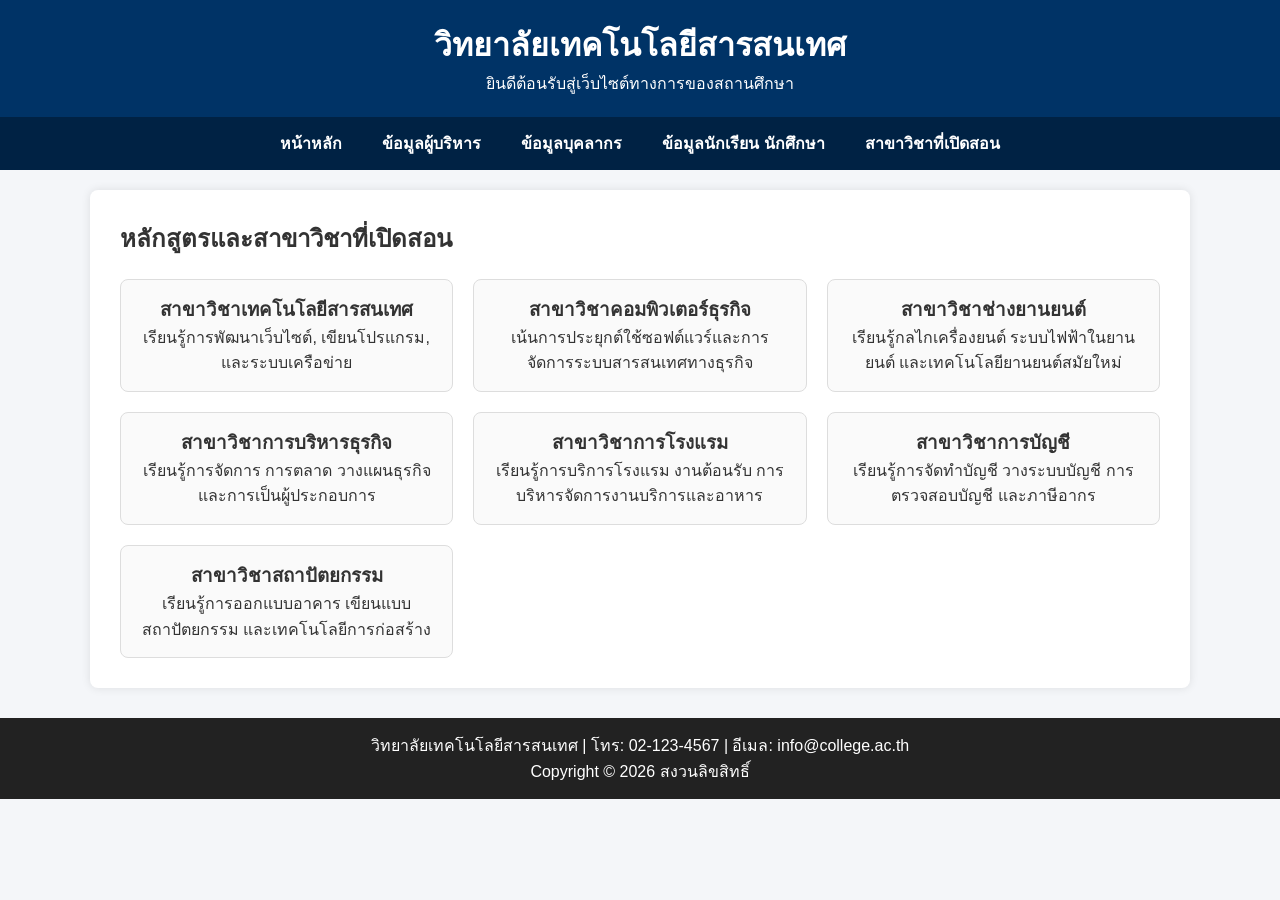
<file: courses.html>
<!DOCTYPE html>
<html lang="th">
<head>
    <meta charset="UTF-8">
    <meta name="viewport" content="width=device-width, initial-scale=1.0">
    <title>สาขาวิชาที่เปิดสอน</title>
    <link rel="stylesheet" href="style.css">
</head>
<body>

    <header>
        <h1>วิทยาลัยเทคโนโลยีสารสนเทศ</h1>
        <p>ยินดีต้อนรับสู่เว็บไซต์ทางการของสถานศึกษา</p>
    </header>

    <nav>
        <a href="index.html">หน้าหลัก</a>
        <a href="executives.html">ข้อมูลผู้บริหาร</a>
        <a href="personnel.html">ข้อมูลบุคลากร</a>
        <a href="students.html">ข้อมูลนักเรียน นักศึกษา</a>
        <a href="courses.html">สาขาวิชาที่เปิดสอน</a>
    </nav>

    <main>
        <h2>หลักสูตรและสาขาวิชาที่เปิดสอน</h2>
        <div class="grid-container">
            <div class="card">
                <h3>สาขาวิชาเทคโนโลยีสารสนเทศ</h3>
                <p>เรียนรู้การพัฒนาเว็บไซต์, เขียนโปรแกรม, และระบบเครือข่าย</p>
            </div>
            <div class="card">
                <h3>สาขาวิชาคอมพิวเตอร์ธุรกิจ</h3>
                <p>เน้นการประยุกต์ใช้ซอฟต์แวร์และการจัดการระบบสารสนเทศทางธุรกิจ</p>
            </div>
            <div class="card">
                <h3>สาขาวิชาช่างยานยนต์</h3>
                <p>เรียนรู้กลไกเครื่องยนต์ ระบบไฟฟ้าในยานยนต์ และเทคโนโลยียานยนต์สมัยใหม่</p>
            </div>
            <div class="card">
                <h3>สาขาวิชาการบริหารธุรกิจ</h3>
                <p>เรียนรู้การจัดการ การตลาด วางแผนธุรกิจ และการเป็นผู้ประกอบการ</p>
            </div>
            <div class="card">
                <h3>สาขาวิชาการโรงแรม</h3>
                <p>เรียนรู้การบริการโรงแรม งานต้อนรับ การบริหารจัดการงานบริการและอาหาร</p>
            </div>
            <div class="card">
                <h3>สาขาวิชาการบัญชี</h3>
                <p>เรียนรู้การจัดทำบัญชี วางระบบบัญชี การตรวจสอบบัญชี และภาษีอากร</p>
            </div>
            <div class="card">
                <h3>สาขาวิชาสถาปัตยกรรม</h3>
                <p>เรียนรู้การออกแบบอาคาร เขียนแบบสถาปัตยกรรม และเทคโนโลยีการก่อสร้าง</p>
            </div>
        </div>
    </main>

    <footer>
        <p>วิทยาลัยเทคโนโลยีสารสนเทศ | โทร: 02-123-4567 | อีเมล: info@college.ac.th</p>
        <p>Copyright © 2026 สงวนลิขสิทธิ์</p>
    </footer>

</body>
</html>
</file>
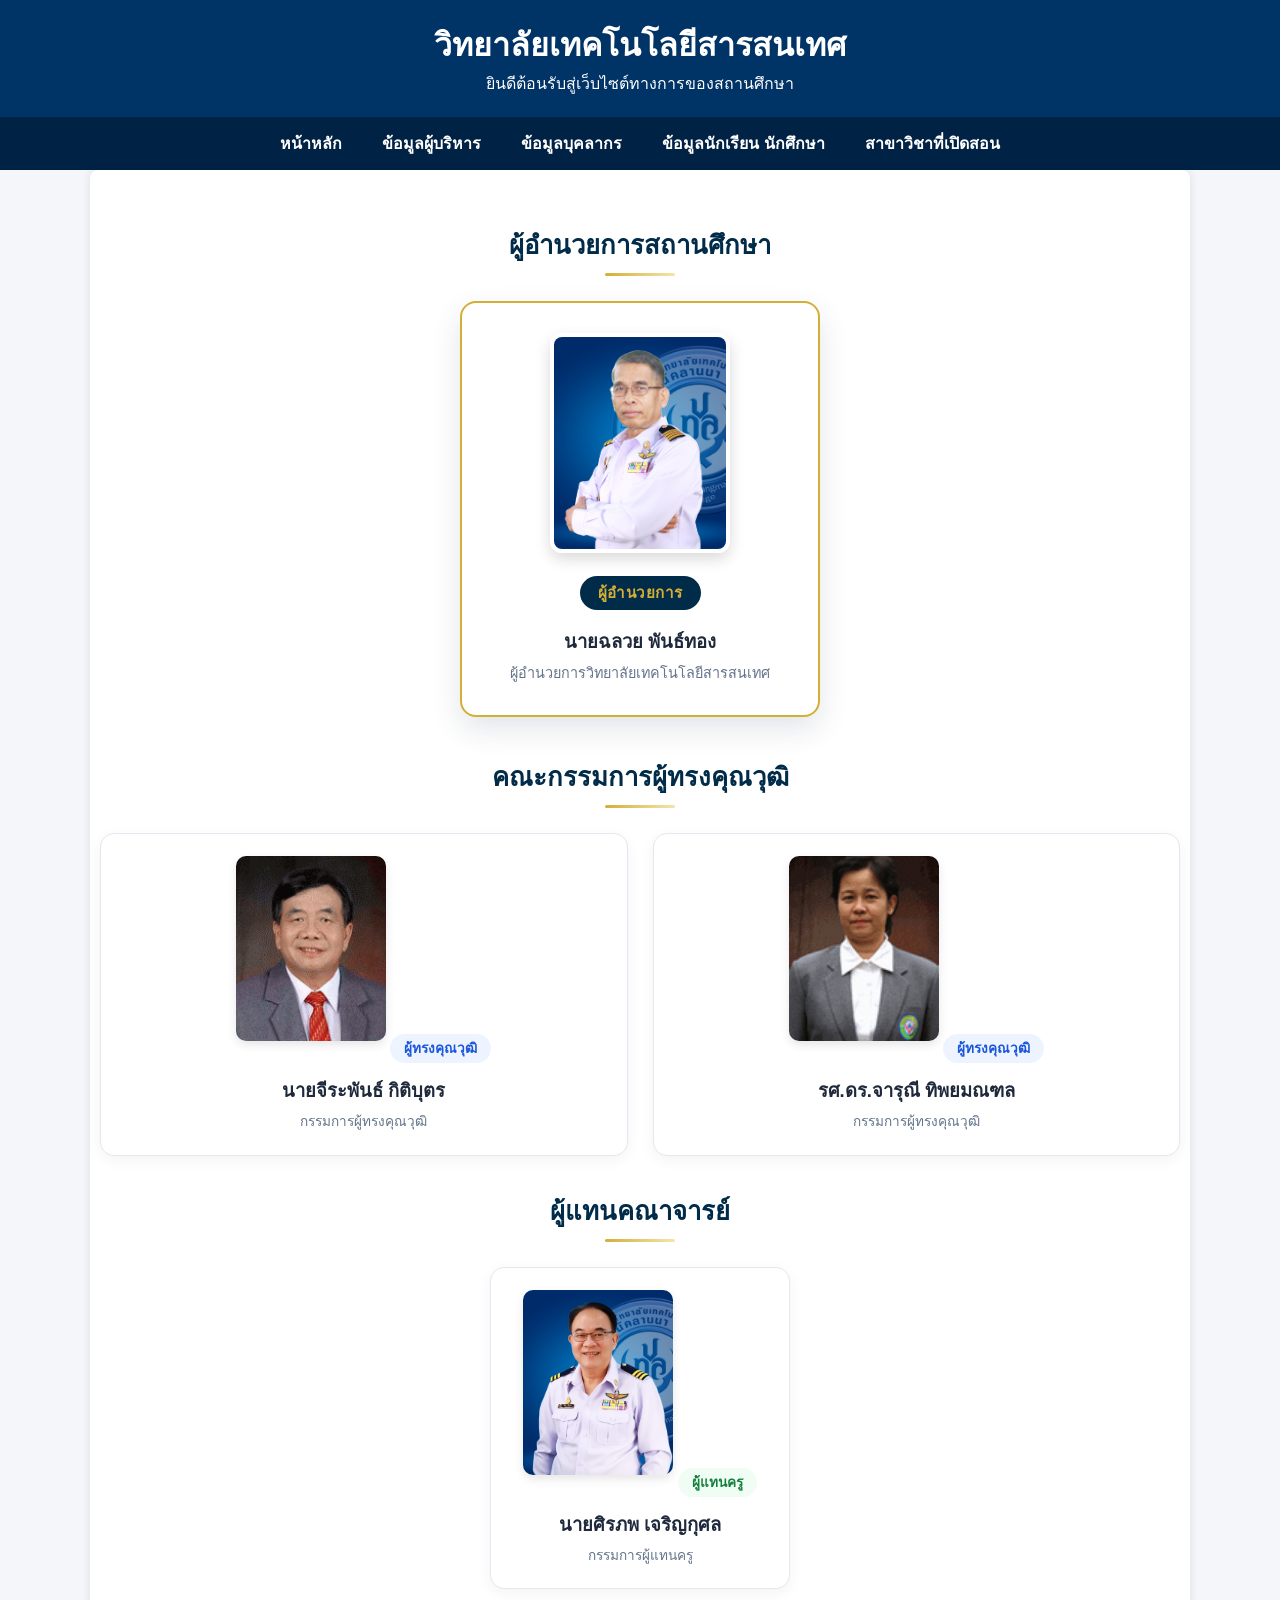
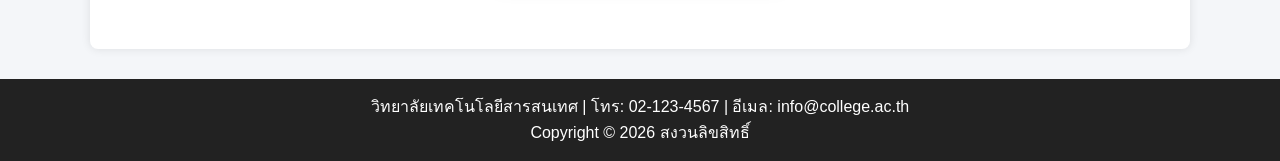
<file: executives.html>
<!DOCTYPE html>
<html lang="th">
<head>
    <meta charset="UTF-8">
    <meta name="viewport" content="width=device-width, initial-scale=1.0">
    <title>ข้อมูลผู้บริหาร - วิทยาลัยเทคโนโลยีสารสนเทศ</title>
    <link rel="stylesheet" href="style.css">
    <style>
        /* สไตล์พิเศษเฉพาะหน้าผู้บริหาร (Executive Board Style) */
        .exec-container {
            max-width: 1100px;
            margin: 0 auto;
            padding: 20px 10px;
        }

        .section-title {
            text-align: center;
            color: #002b49;
            font-size: 1.6rem;
            margin: 35px 0 25px 0;
            position: relative;
            padding-bottom: 10px;
        }

        .section-title::after {
            content: '';
            width: 70px;
            height: 3px;
            background: linear-gradient(90deg, #d4af37, #f3e5ab);
            position: absolute;
            bottom: 0;
            left: 50%;
            transform: translateX(-50%);
            border-radius: 2px;
        }

        /* 1. การ์ดผู้อำนวยการ (โดดเด่นที่สุดอยู่ตรงกลาง) */
        .director-wrapper {
            display: flex;
            justify-content: center;
            margin-bottom: 40px;
        }

        .card-director {
            background: #ffffff;
            border: 2px solid #d4af37;
            border-radius: 16px;
            box-shadow: 0 12px 30px rgba(0, 43, 73, 0.12);
            max-width: 360px;
            width: 100%;
            text-align: center;
            padding: 30px 20px;
            transition: transform 0.3s ease, box-shadow 0.3s ease;
        }

        .card-director:hover {
            transform: translateY(-6px);
            box-shadow: 0 16px 35px rgba(0, 43, 73, 0.18);
        }

        .card-director img {
            width: 180px;
            height: 220px;
            object-fit: cover;
            border-radius: 12px;
            border: 4px solid #ffffff;
            box-shadow: 0 6px 15px rgba(0,0,0,0.15);
            margin-bottom: 15px;
        }

        .badge-director {
            display: inline-block;
            background: #002b49;
            color: #d4af37;
            font-weight: bold;
            padding: 5px 18px;
            border-radius: 20px;
            font-size: 0.95rem;
            margin-bottom: 12px;
            letter-spacing: 0.5px;
        }

        /* 2. การ์ดคณะผู้ทรงคุณวุฒิ และ ผู้แทนครู */
        .exec-grid {
            display: grid;
            grid-template-columns: repeat(auto-fit, minmax(250px, 1fr));
            gap: 25px;
            justify-content: center;
        }

        .card-exec {
            background: #ffffff;
            border: 1px solid #e2e8f0;
            border-radius: 14px;
            box-shadow: 0 4px 15px rgba(0,0,0,0.05);
            text-align: center;
            padding: 22px 15px;
            transition: transform 0.3s ease, box-shadow 0.3s ease;
        }

        .card-exec:hover {
            transform: translateY(-5px);
            box-shadow: 0 8px 22px rgba(0,0,0,0.1);
        }

        .card-exec img {
            width: 150px;
            height: 185px;
            object-fit: cover;
            border-radius: 10px;
            box-shadow: 0 4px 10px rgba(0,0,0,0.1);
            margin-bottom: 12px;
        }

        .badge-expert {
            display: inline-block;
            background: #eef4ff;
            color: #1a56db;
            font-weight: 600;
            padding: 4px 14px;
            border-radius: 15px;
            font-size: 0.85rem;
            margin-bottom: 8px;
        }

        .badge-teacher {
            display: inline-block;
            background: #f0fdf4;
            color: #15803d;
            font-weight: 600;
            padding: 4px 14px;
            border-radius: 15px;
            font-size: 0.85rem;
            margin-bottom: 8px;
        }

        .exec-name {
            color: #1e293b;
            font-size: 1.15rem;
            margin: 5px 0;
            font-weight: bold;
        }
    </style>
</head>
<body>

    <header>
        <h1>วิทยาลัยเทคโนโลยีสารสนเทศ</h1>
        <p>ยินดีต้อนรับสู่เว็บไซต์ทางการของสถานศึกษา</p>
    </header>

    <nav>
        <a href="index.html">หน้าหลัก</a>
        <a href="executives.html">ข้อมูลผู้บริหาร</a>
        <a href="personnel.html">ข้อมูลบุคลากร</a>
        <a href="students.html">ข้อมูลนักเรียน นักศึกษา</a>
        <a href="courses.html">สาขาวิชาที่เปิดสอน</a>
    </nav>

 <main class="exec-container">

        <!-- 👑 ส่วนที่ 1: ผู้อำนวยการวิทยาลัย -->
        <h2 class="section-title">ผู้อำนวยการสถานศึกษา</h2>
        <div class="director-wrapper">
            <div class="card-director">
                <img src="00111.jpg" alt="นายฉลวย พันธ์ทอง">
                <div>
                    <span class="badge-director">ผู้อำนวยการ</span>
                    <h3 class="exec-name">นายฉลวย พันธ์ทอง</h3>
                    <p style="color: #64748b; font-size: 0.9rem;">ผู้อำนวยการวิทยาลัยเทคโนโลยีสารสนเทศ</p>
                </div>
            </div>
        </div>

        <!-- 🎓 ส่วนที่ 2: คณะผู้ทรงคุณวุฒิ -->
        <h2 class="section-title">คณะกรรมการผู้ทรงคุณวุฒิ</h2>
        <div class="exec-grid">
            <div class="card-exec">
                <img src="1-B0aDhrdA.gif" alt="นายจีระพันธ์ กิติบุตร">
                <span class="badge-expert">ผู้ทรงคุณวุฒิ</span>
                <h3 class="exec-name">นายจีระพันธ์ กิติบุตร</h3>
                <p style="color: #64748b; font-size: 0.85rem;">กรรมการผู้ทรงคุณวุฒิ</p>
            </div>

            <div class="card-exec">
                <img src="1_6-BLEz5SgE.gif" alt="รศ.ดร.จารุณี ทิพยมณฑล">
                <span class="badge-expert">ผู้ทรงคุณวุฒิ</span>
                <h3 class="exec-name">รศ.ดร.จารุณี ทิพยมณฑล</h3>
                <p style="color: #64748b; font-size: 0.85rem;">กรรมการผู้ทรงคุณวุฒิ</p>
            </div>
        </div>

        <!-- 🏫 ส่วนที่ 3: ผู้แทนครู -->
        <h2 class="section-title">ผู้แทนคณาจารย์</h2>
        <div class="director-wrapper">
            <div class="card-exec" style="max-width: 300px; width: 100%;">
                <img src="00107.jpg" alt="นายศิรภพ เจริญกุศล">
                <span class="badge-teacher">ผู้แทนครู</span>
                <h3 class="exec-name">นายศิรภพ เจริญกุศล</h3>
                <p style="color: #64748b; font-size: 0.85rem;">กรรมการผู้แทนครู</p>
            </div>
        </div>

    </main>

    <footer>
        <p>วิทยาลัยเทคโนโลยีสารสนเทศ | โทร: 02-123-4567 | อีเมล: info@college.ac.th</p>
        <p>Copyright © 2026 สงวนลิขสิทธิ์</p>
    </footer>

</body>
</html>
</file>
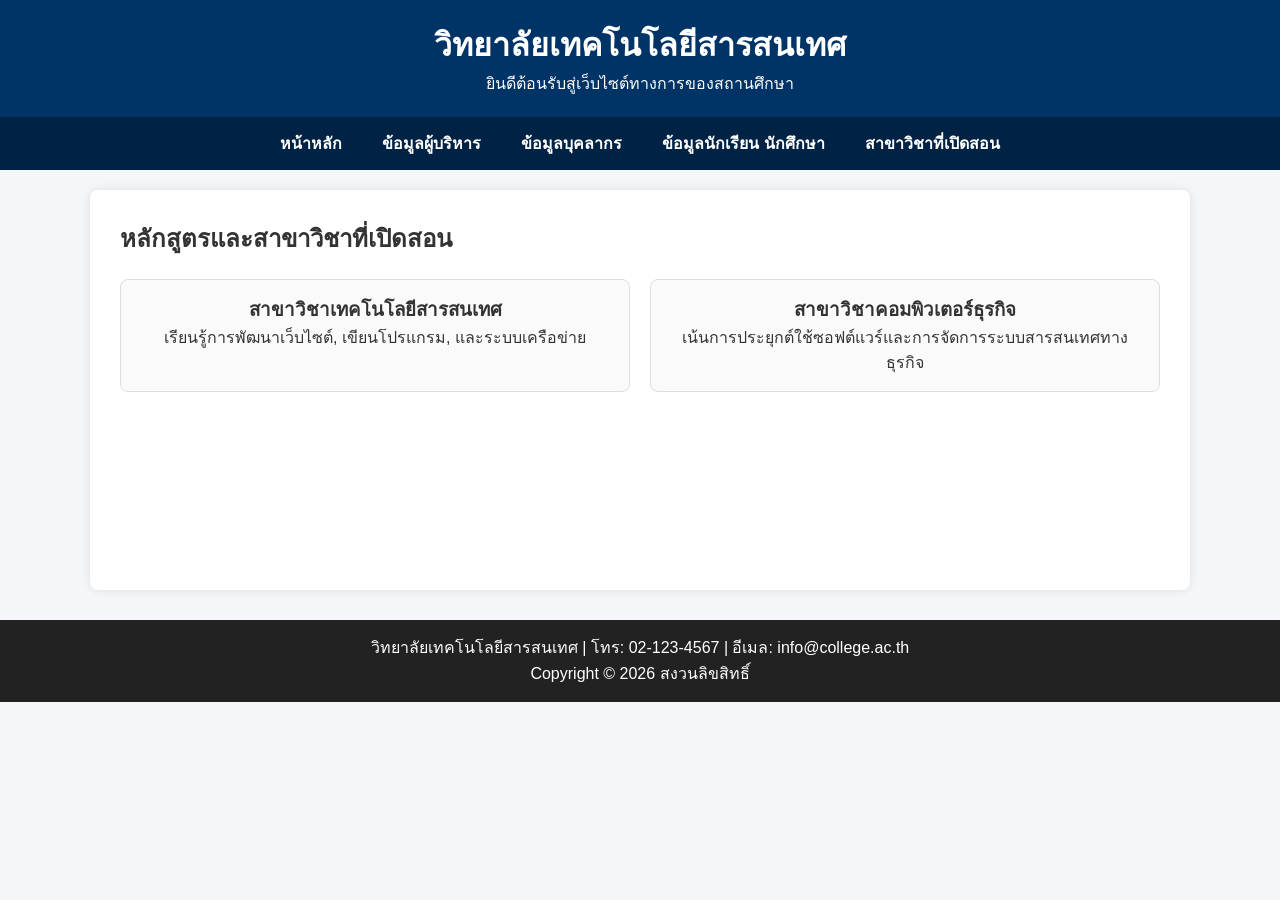
<file: kk.html>
<!DOCTYPE html>
<html lang="th">
<head>
    <meta charset="UTF-8">
    <meta name="viewport" content="width=device-width, initial-scale=1.0">
    <title>สาขาวิชาที่เปิดสอน</title>
    <link rel="stylesheet" href="style.css">
</head>
<body>

    <header>
        <h1>วิทยาลัยเทคโนโลยีสารสนเทศ</h1>
        <p>ยินดีต้อนรับสู่เว็บไซต์ทางการของสถานศึกษา</p>
    </header>

    <nav>
        <a href="index.html">หน้าหลัก</a>
        <a href="executives.html">ข้อมูลผู้บริหาร</a>
        <a href="personnel.html">ข้อมูลบุคลากร</a>
        <a href="students.html">ข้อมูลนักเรียน นักศึกษา</a>
        <a href="courses.html">สาขาวิชาที่เปิดสอน</a>
    </nav>

    <main>
        <h2>หลักสูตรและสาขาวิชาที่เปิดสอน</h2>
        <div class="grid-container">
            <div class="card">
                <h3>สาขาวิชาเทคโนโลยีสารสนเทศ</h3>
                <p>เรียนรู้การพัฒนาเว็บไซต์, เขียนโปรแกรม, และระบบเครือข่าย</p>
            </div>
            <div class="card">
                <h3>สาขาวิชาคอมพิวเตอร์ธุรกิจ</h3>
                <p>เน้นการประยุกต์ใช้ซอฟต์แวร์และการจัดการระบบสารสนเทศทางธุรกิจ</p>
            </div>
        </div>
    </main>

    <footer>
        <p>วิทยาลัยเทคโนโลยีสารสนเทศ | โทร: 02-123-4567 | อีเมล: info@college.ac.th</p>
        <p>Copyright © 2026 สงวนลิขสิทธิ์</p>
    </footer>

</body>
</html>
</file>
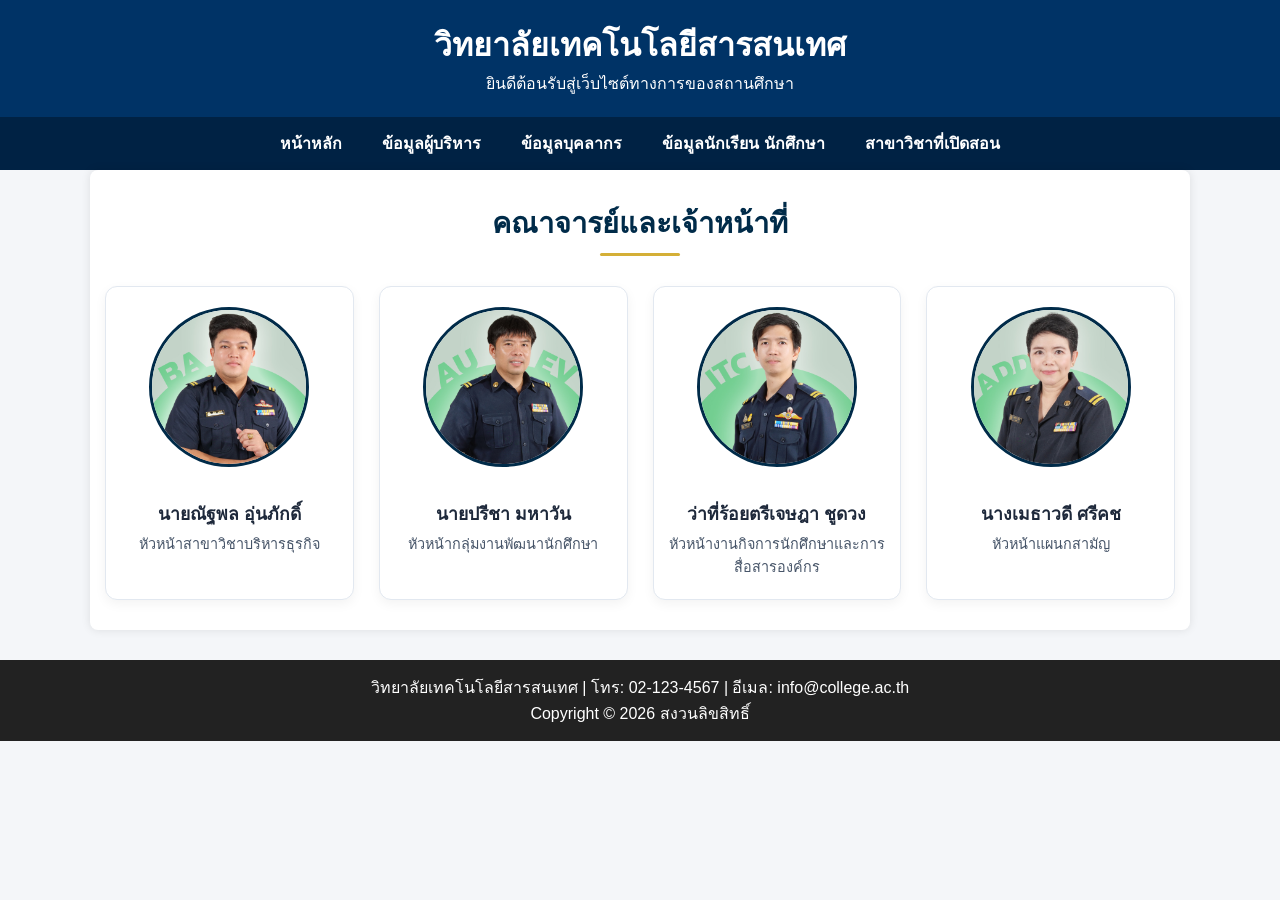
<file: personnel.html>
<!DOCTYPE html>
<html lang="th">
<head>
    <meta charset="UTF-8">
    <meta name="viewport" content="width=device-width, initial-scale=1.0">
    <title>ข้อมูลบุคลากร - วิทยาลัยเทคโนโลยีสารสนเทศ</title>
    <link rel="stylesheet" href="style.css">
    <style>
        .personnel-container {
            max-width: 1100px;
            margin: 0 auto;
            padding: 30px 15px;
        }

        .page-title {
            text-align: center;
            color: #002b49;
            font-size: 1.8rem;
            margin-bottom: 30px;
            position: relative;
            padding-bottom: 10px;
        }

        .page-title::after {
            content: '';
            width: 80px;
            height: 3px;
            background: #d4af37;
            position: absolute;
            bottom: 0;
            left: 50%;
            transform: translateX(-50%);
            border-radius: 2px;
        }

        .grid-container {
            display: grid;
            grid-template-columns: repeat(auto-fit, minmax(230px, 1fr));
            gap: 25px;
            justify-content: center;
        }

        .card {
            background: #ffffff;
            border: 1px solid #e2e8f0;
            border-radius: 12px;
            padding: 20px 15px;
            text-align: center;
            box-shadow: 0 4px 12px rgba(0, 0, 0, 0.05);
            transition: transform 0.3s ease, box-shadow 0.3s ease;
        }

        .card:hover {
            transform: translateY(-5px);
            box-shadow: 0 8px 20px rgba(0, 0, 0, 0.1);
        }

        .card img {
            width: 160px;
            height: 160px;
            object-fit: cover;
            border-radius: 50%;
            border: 3px solid #002b49;
            margin-bottom: 15px;
        }

        .card h3 {
            color: #1e293b;
            font-size: 1.1rem;
            margin: 10px 0 5px 0;
        }

        .card p {
            color: #475569;
            font-size: 0.9rem;
            margin: 0;
            font-weight: 500;
        }
    </style>
</head>
<body>
    <header>
        <h1>วิทยาลัยเทคโนโลยีสารสนเทศ</h1>
        <p>ยินดีต้อนรับสู่เว็บไซต์ทางการของสถานศึกษา</p>
    </header>

    <nav>
        <a href="index.html">หน้าหลัก</a>
        <a href="executives.html">ข้อมูลผู้บริหาร</a>
        <a href="personnel.html">ข้อมูลบุคลากร</a>
        <a href="students.html">ข้อมูลนักเรียน นักศึกษา</a>
        <a href="courses.html">สาขาวิชาที่เปิดสอน</a>
    </nav>

    <main class="personnel-container">
        <h2 class="page-title">คณาจารย์และเจ้าหน้าที่</h2>

        <div class="grid-container">
            <!-- บุคลากรที่ 1 -->
            <div class="card">
                <img src="11686.jpg" alt="นายณัฐพล อุ่นภักดิ์">
                <h3>นายณัฐพล อุ่นภักดิ์</h3>
                <p>หัวหน้าสาขาวิชาบริหารธุรกิจ</p>
            </div>

            <!-- บุคลากรที่ 2 -->
            <div class="card">
                <img src="01041.jpg" alt="นายปรีชา มหาวัน">
                <h3>นายปรีชา มหาวัน</h3>
                <p>หัวหน้ากลุ่มงานพัฒนานักศึกษา</p>
            </div>

            <!-- บุคลากรที่ 3 -->
            <div class="card">
                <img src="00427.jpg" alt="ว่าที่ร้อยตรีเจษฎา ชูดวง">
                <h3>ว่าที่ร้อยตรีเจษฎา ชูดวง</h3>
                <p>หัวหน้างานกิจการนักศึกษาและการสื่อสารองค์กร</p>
            </div>

            <!-- บุคลากรที่ 4 -->
            <div class="card">
                <img src="07304.jpg" alt="นางเมธาวดี ศรีคช">
                <h3>นางเมธาวดี ศรีคช</h3>
                <p>หัวหน้าแผนกสามัญ</p>
            </div>
        </div>
    </main>

    <footer>
        <p>วิทยาลัยเทคโนโลยีสารสนเทศ | โทร: 02-123-4567 | อีเมล: info@college.ac.th</p>
        <p>Copyright © 2026 สงวนลิขสิทธิ์</p>
    </footer>
</body>
</html>
</file>
<file: style.css>
* {
    box-sizing: border-box;
    margin: 0;
    padding: 0;
    font-family: 'Sarabun', Tahoma, sans-serif;
}

body {
    background-color: #f4f6f9;
    color: #333;
    line-height: 1.6;
}

/* 1. ส่วนหัว (Header) */
header {
    background-color: #003366;
    color: white;
    padding: 20px;
    text-align: center;
}

/* แถบเมนูเชื่อมโยง (Navigation Bar) */
nav {
    background-color: #002244;
    display: flex;
    justify-content: center;
    flex-wrap: wrap;
}

nav a {
    color: white;
    padding: 14px 20px;
    text-decoration: none;
    font-weight: bold;
}

nav a:hover {
    background-color: #0055a5;
}

/* 2. ส่วนเนื้อหา (Content) */
main {
    max-width: 1100px;
    margin: 20px auto;
    background: white;
    padding: 30px;
    border-radius: 8px;
    box-shadow: 0 0 10px rgba(0,0,0,0.1);
    min-height: 400px;
}

.grid-container {
    display: grid;
    grid-template-columns: repeat(auto-fit, minmax(250px, 1fr));
    gap: 20px;
    margin-top: 20px;
}

.card {
    border: 1px solid #ddd;
    border-radius: 8px;
    padding: 15px;
    text-align: center;
    background-color: #fafafa;
}

.card img {
    max-width: 100%;
    height: auto;
    border-radius: 5px;
}

/* 3. ส่วนท้าย (Footer) */
footer {
    background-color: #222;
    color: white;
    text-align: center;
    padding: 15px;
    margin-top: 30px;
}
</file>
